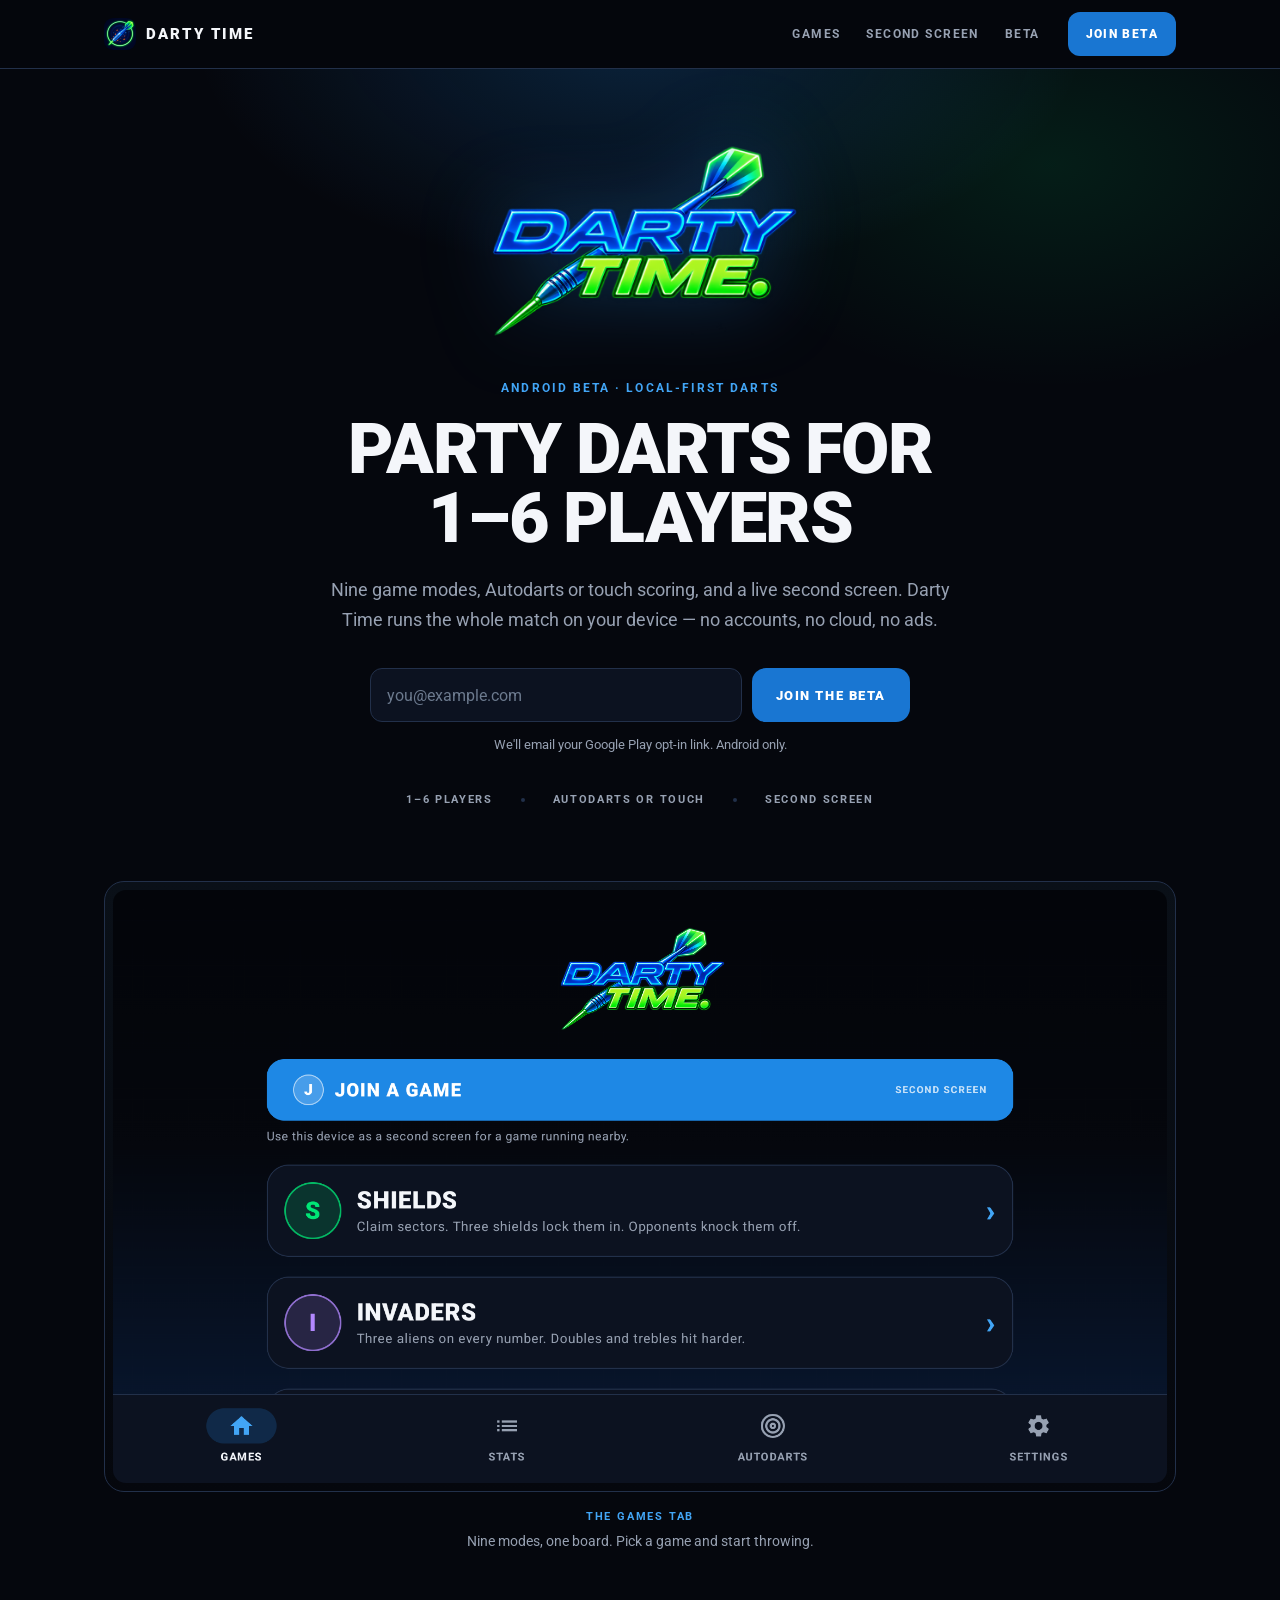
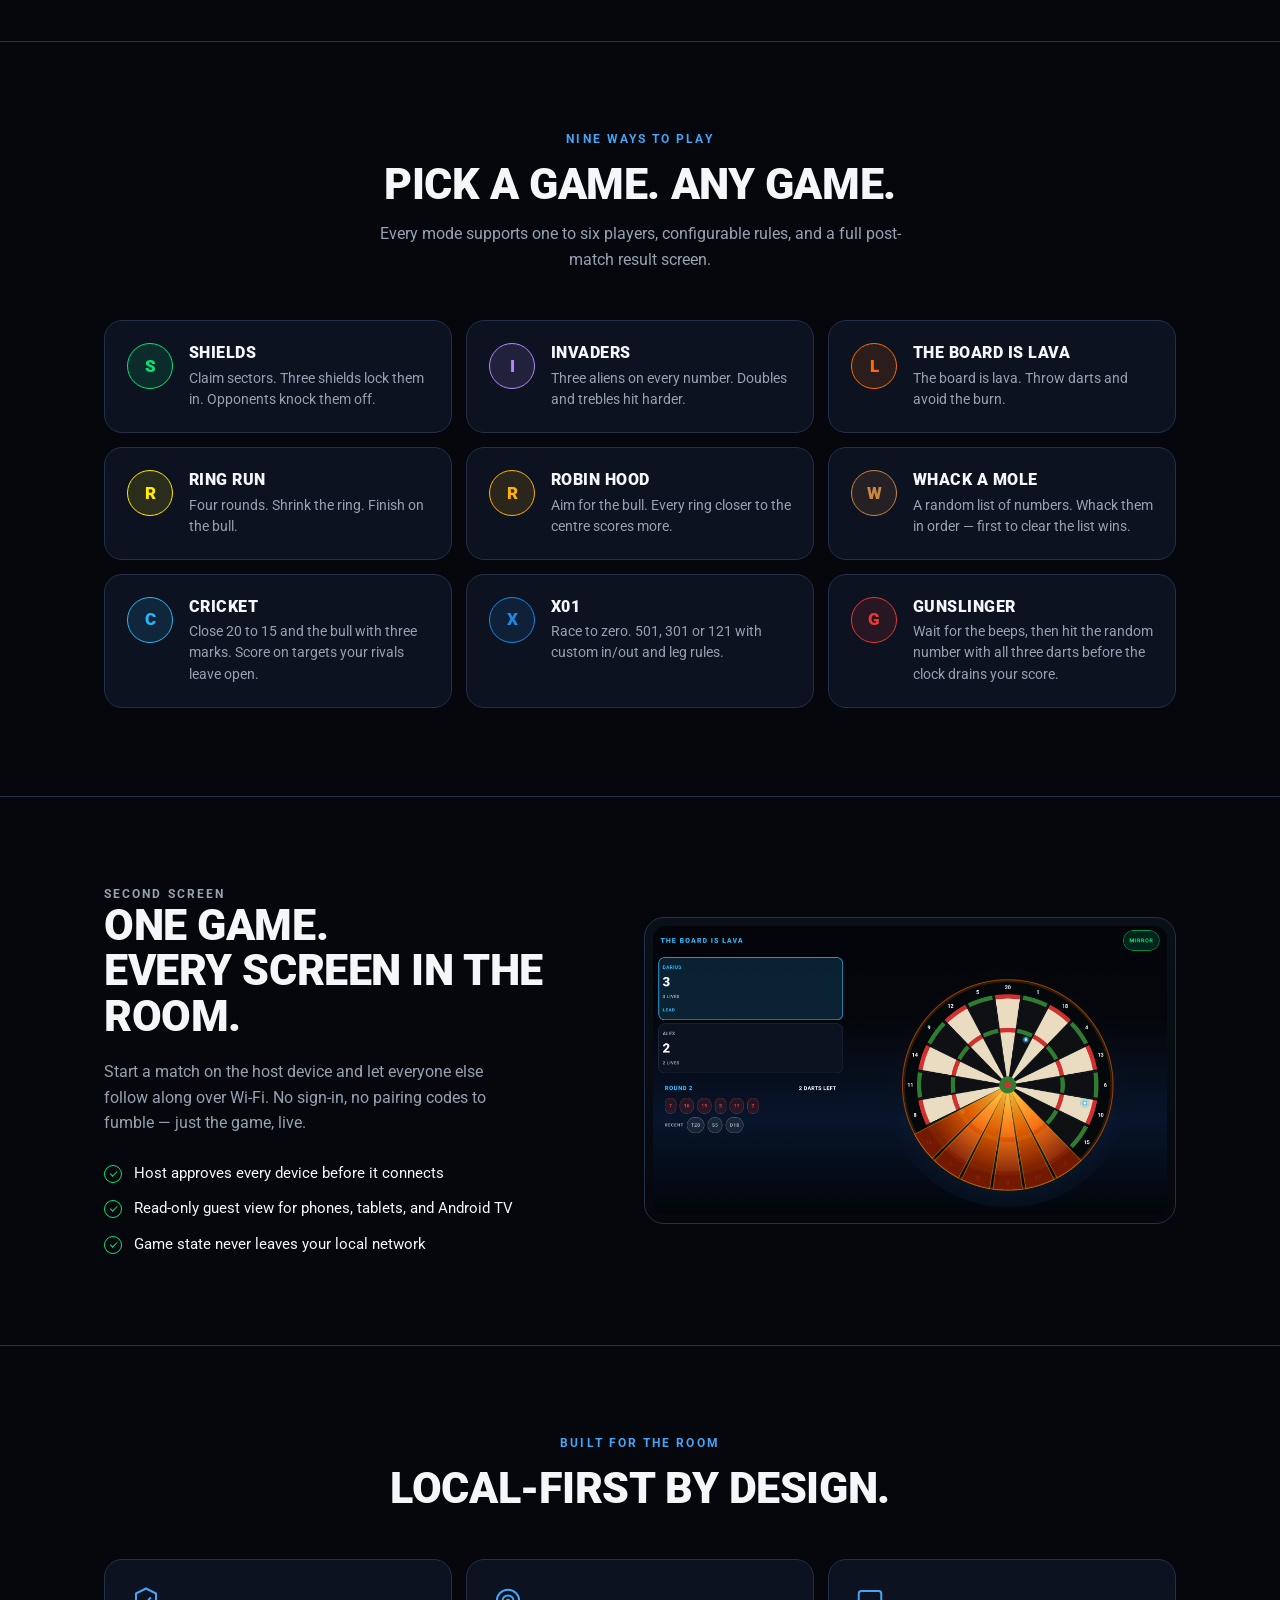
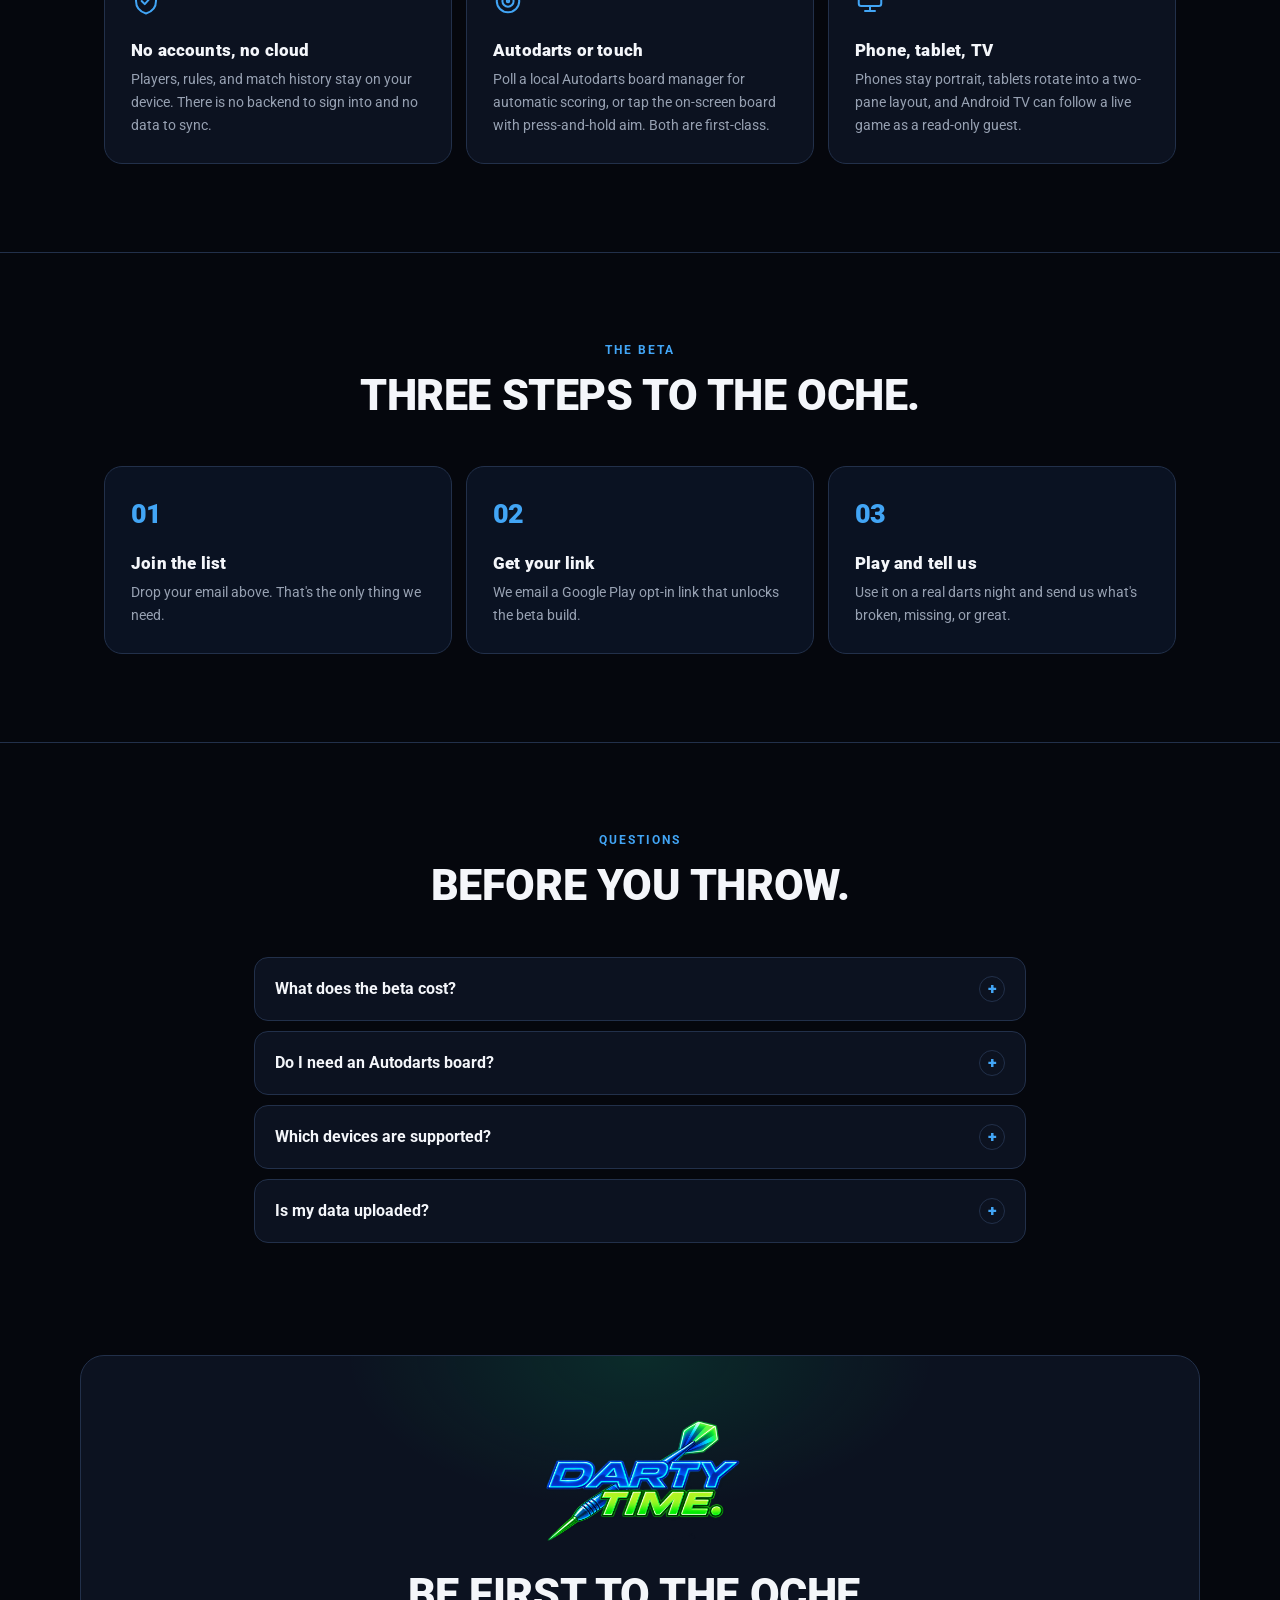
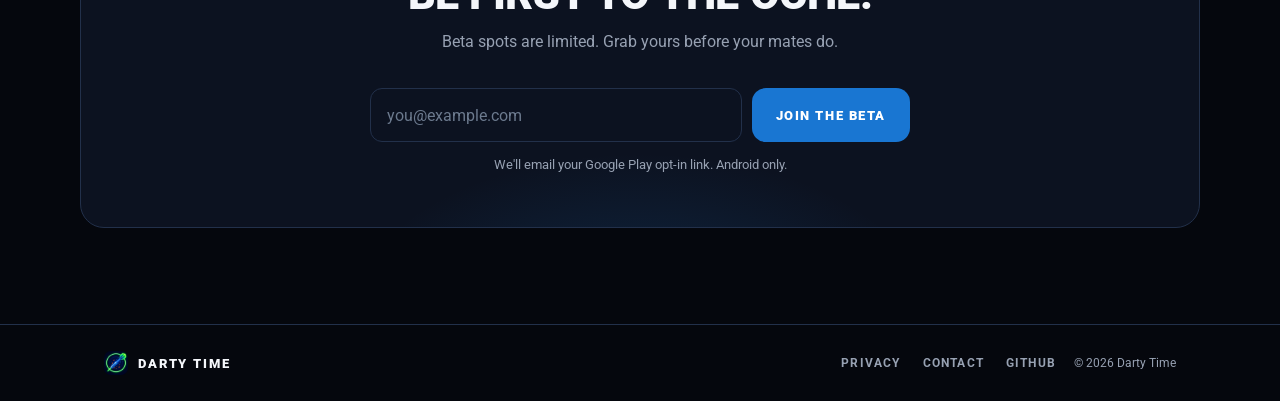
<file: index.html>
<!DOCTYPE html>
<html lang="en">
<head>
  <meta charset="utf-8">
  <meta name="viewport" content="width=device-width, initial-scale=1">
  <title>Darty Time — Party darts for 1–6 players</title>
  <meta name="description" content="Nine darts game modes, Autodarts or touch scoring, and a live second screen. Darty Time runs the match on your device — no accounts, no cloud, no ads. Join the Android beta.">
  <meta name="theme-color" content="#05070D">

  <meta property="og:type" content="website">
  <meta property="og:title" content="Darty Time — Party darts for 1–6 players">
  <meta property="og:description" content="Nine game modes, Autodarts or touch scoring, and a live second screen. Join the Android beta.">
  <meta property="og:image" content="https://dariushayati.github.io/darty-time-website/assets/feature-graphic.png">
  <meta property="og:url" content="https://dariushayati.github.io/darty-time-website/">
  <meta name="twitter:card" content="summary_large_image">

  <link rel="icon" href="assets/icon.png" type="image/png">
  <link rel="apple-touch-icon" href="assets/icon.png">
  <link rel="preconnect" href="https://fonts.googleapis.com">
  <link rel="preconnect" href="https://fonts.gstatic.com" crossorigin>
  <link href="https://fonts.googleapis.com/css2?family=Roboto:wght@400;500;700;900&display=swap" rel="stylesheet">
  <link rel="stylesheet" href="style.css">
</head>
<body>
  <a class="skip-link" href="#signup">Skip to signup</a>

  <header class="site-header">
    <div class="wrap header-inner">
      <a class="brand" href="/" aria-label="Darty Time home">
        <img src="assets/icon.png" alt="" width="32" height="32">
        <span>Darty Time</span>
      </a>
      <nav class="site-nav" aria-label="Main">
        <a href="#games">Games</a>
        <a href="#second-screen">Second screen</a>
        <a href="#beta">Beta</a>
      </nav>
      <a class="btn btn-sm" href="#signup">Join beta</a>
    </div>
  </header>

  <main>
    <section class="hero" id="top">
      <div class="wrap">
        <img class="hero-logo" src="assets/logo.png" alt="Darty Time" width="1024" height="512">
        <p class="eyebrow">Android beta · Local-first darts</p>
        <h1>Party darts for<br>1–6 players</h1>
        <p class="lede">
          Nine game modes, Autodarts or touch scoring, and a live second screen.
          Darty Time runs the whole match on your device — no accounts, no cloud,
          no ads.
        </p>

        <form id="signup" class="signup-form js-signup" action="https://formspree.io/f/REPLACE_ME" method="POST" novalidate>
          <label class="sr-only" for="email">Email address</label>
          <div class="field-row">
            <input id="email" type="email" name="email" autocomplete="email" inputmode="email"
                   placeholder="you@example.com" required>
            <button type="submit" class="btn">Join the beta</button>
          </div>
          <input type="text" name="_gotcha" class="hp" tabindex="-1" autocomplete="off" aria-hidden="true">
          <input type="hidden" name="_subject" value="Darty Time beta signup">
          <p class="form-note form-status" role="status" aria-live="polite">
            We'll email your Google Play opt-in link. Android only.
          </p>
        </form>

        <ul class="trust-row" aria-label="At a glance">
          <li>1–6 players</li>
          <li>Autodarts or touch</li>
          <li>Second screen</li>
        </ul>
      </div>
    </section>

    <section class="shot-section">
      <div class="wrap">
        <figure class="screen">
          <img src="assets/menu.png" alt="The Darty Time games menu, with Join a Game above a list of game modes including Shields and Invaders" width="1920" height="1080" fetchpriority="high">
        </figure>
        <p class="screen-caption">
          <span class="label">The games tab</span>
          Nine modes, one board. Pick a game and start throwing.
        </p>
      </div>
    </section>

    <section class="games" id="games">
      <div class="wrap">
        <header class="section-head">
          <p class="eyebrow">Nine ways to play</p>
          <h2>Pick a game. Any game.</h2>
          <p>Every mode supports one to six players, configurable rules, and a full
             post-match result screen.</p>
        </header>

        <div class="game-grid">
          <article class="game-card" style="--accent:#00E676">
            <span class="game-badge" aria-hidden="true">S</span>
            <div>
              <h3>Shields</h3>
              <p>Claim sectors. Three shields lock them in. Opponents knock them off.</p>
            </div>
          </article>
          <article class="game-card" style="--accent:#B388FF">
            <span class="game-badge" aria-hidden="true">I</span>
            <div>
              <h3>Invaders</h3>
              <p>Three aliens on every number. Doubles and trebles hit harder.</p>
            </div>
          </article>
          <article class="game-card" style="--accent:#FF6D00">
            <span class="game-badge" aria-hidden="true">L</span>
            <div>
              <h3>The Board Is Lava</h3>
              <p>The board is lava. Throw darts and avoid the burn.</p>
            </div>
          </article>
          <article class="game-card" style="--accent:#FFEB00">
            <span class="game-badge" aria-hidden="true">R</span>
            <div>
              <h3>Ring Run</h3>
              <p>Four rounds. Shrink the ring. Finish on the bull.</p>
            </div>
          </article>
          <article class="game-card" style="--accent:#FFB300">
            <span class="game-badge" aria-hidden="true">R</span>
            <div>
              <h3>Robin Hood</h3>
              <p>Aim for the bull. Every ring closer to the centre scores more.</p>
            </div>
          </article>
          <article class="game-card" style="--accent:#C9873F">
            <span class="game-badge" aria-hidden="true">W</span>
            <div>
              <h3>Whack a Mole</h3>
              <p>A random list of numbers. Whack them in order — first to clear the list wins.</p>
            </div>
          </article>
          <article class="game-card" style="--accent:#29B6F6">
            <span class="game-badge" aria-hidden="true">C</span>
            <div>
              <h3>Cricket</h3>
              <p>Close 20 to 15 and the bull with three marks. Score on targets your rivals leave open.</p>
            </div>
          </article>
          <article class="game-card" style="--accent:#1E88E5">
            <span class="game-badge" aria-hidden="true">X</span>
            <div>
              <h3>X01</h3>
              <p>Race to zero. 501, 301 or 121 with custom in/out and leg rules.</p>
            </div>
          </article>
          <article class="game-card" style="--accent:#E53935">
            <span class="game-badge" aria-hidden="true">G</span>
            <div>
              <h3>Gunslinger</h3>
              <p>Wait for the beeps, then hit the random number with all three darts before the clock drains your score.</p>
            </div>
          </article>
        </div>
      </div>
    </section>

    <section class="split" id="second-screen">
      <div class="wrap split-inner">
        <div class="split-copy">
          <p class="eyebrow">Second screen</p>
          <h2>One game.<br>Every screen in the room.</h2>
          <p>
            Start a match on the host device and let everyone else follow along over
            Wi-Fi. No sign-in, no pairing codes to fumble — just the game, live.
          </p>
          <ul class="check-list">
            <li>Host approves every device before it connects</li>
            <li>Read-only guest view for phones, tablets, and Android TV</li>
            <li>Game state never leaves your local network</li>
          </ul>
        </div>
        <figure class="screen screen-tilt">
          <img src="assets/game.png" alt="A live game of The Board Is Lava mirrored to a second screen, showing player lives and the board" width="1920" height="1080" loading="lazy">
        </figure>
      </div>
    </section>

    <section class="features">
      <div class="wrap">
        <header class="section-head">
          <p class="eyebrow">Built for the room</p>
          <h2>Local-first by design.</h2>
        </header>
        <div class="feature-grid">
          <article class="feature-card">
            <svg viewBox="0 0 24 24" aria-hidden="true"><path d="M12 2 4 6v6c0 5 3.4 8.6 8 10 4.6-1.4 8-5 8-10V6l-8-4Z"/><path d="m8.5 12 2.5 2.5 4.5-5"/></svg>
            <h3>No accounts, no cloud</h3>
            <p>Players, rules, and match history stay on your device. There is no backend to sign into and no data to sync.</p>
          </article>
          <article class="feature-card">
            <svg viewBox="0 0 24 24" aria-hidden="true"><circle cx="12" cy="12" r="9"/><circle cx="12" cy="12" r="4.5"/><circle cx="12" cy="12" r="1"/></svg>
            <h3>Autodarts or touch</h3>
            <p>Poll a local Autodarts board manager for automatic scoring, or tap the on-screen board with press-and-hold aim. Both are first-class.</p>
          </article>
          <article class="feature-card">
            <svg viewBox="0 0 24 24" aria-hidden="true"><rect x="3" y="4" width="18" height="12" rx="2"/><path d="M8 20h8M12 16v4"/></svg>
            <h3>Phone, tablet, TV</h3>
            <p>Phones stay portrait, tablets rotate into a two-pane layout, and Android TV can follow a live game as a read-only guest.</p>
          </article>
        </div>
      </div>
    </section>

    <section class="beta" id="beta">
      <div class="wrap">
        <header class="section-head">
          <p class="eyebrow">The beta</p>
          <h2>Three steps to the oche.</h2>
        </header>
        <ol class="steps">
          <li>
            <span class="step-num">01</span>
            <h3>Join the list</h3>
            <p>Drop your email above. That's the only thing we need.</p>
          </li>
          <li>
            <span class="step-num">02</span>
            <h3>Get your link</h3>
            <p>We email a Google Play opt-in link that unlocks the beta build.</p>
          </li>
          <li>
            <span class="step-num">03</span>
            <h3>Play and tell us</h3>
            <p>Use it on a real darts night and send us what's broken, missing, or great.</p>
          </li>
        </ol>
      </div>
    </section>

    <section class="faq">
      <div class="wrap faq-inner">
        <header class="section-head">
          <p class="eyebrow">Questions</p>
          <h2>Before you throw.</h2>
        </header>
        <div class="faq-list">
          <details>
            <summary>What does the beta cost?</summary>
            <p>Nothing to join. The build is delivered through Google Play's testing track, and you can leave it at any time.</p>
          </details>
          <details>
            <summary>Do I need an Autodarts board?</summary>
            <p>No. Autodarts and touch scoring are equal first-class paths, so a plain board and a phone are enough.</p>
          </details>
          <details>
            <summary>Which devices are supported?</summary>
            <p>Android phones in portrait, Android tablets, and Android TV or Google TV as an optional read-only second screen.</p>
          </details>
          <details>
            <summary>Is my data uploaded?</summary>
            <p>No. Players, settings, and match history stay on your device. Second-screen data stays on your local network. Read the <a href="privacy.html">privacy policy</a>.</p>
          </details>
        </div>
      </div>
    </section>

    <section class="cta">
      <div class="wrap cta-panel">
        <img class="cta-logo" src="assets/logo.png" alt="Darty Time" width="1024" height="512" loading="lazy">
        <h2>Be first to the oche.</h2>
        <p>Beta spots are limited. Grab yours before your mates do.</p>
        <form class="signup-form js-signup" action="https://formspree.io/f/REPLACE_ME" method="POST" novalidate>
          <label class="sr-only" for="email-bottom">Email address</label>
          <div class="field-row">
            <input id="email-bottom" type="email" name="email" autocomplete="email" inputmode="email"
                   placeholder="you@example.com" required>
            <button type="submit" class="btn">Join the beta</button>
          </div>
          <input type="text" name="_gotcha" class="hp" tabindex="-1" autocomplete="off" aria-hidden="true">
          <input type="hidden" name="_subject" value="Darty Time beta signup">
          <p class="form-note form-status" role="status" aria-live="polite">
            We'll email your Google Play opt-in link. Android only.
          </p>
        </form>
      </div>
    </section>
  </main>

  <footer class="site-footer">
    <div class="wrap footer-inner">
      <a class="brand brand-sm" href="#top" aria-label="Back to top">
        <img src="assets/icon.png" alt="" width="24" height="24">
        <span>Darty Time</span>
      </a>
      <nav class="footer-links" aria-label="Footer">
        <a href="privacy.html">Privacy</a>
        <a href="mailto:darius.hayati@gmail.com">Contact</a>
        <a href="https://github.com/dariushayati/darty-time-website">GitHub</a>
      </nav>
      <span class="copyright">&copy; <span id="year">2026</span> Darty Time</span>
    </div>
  </footer>

  <script src="script.js" defer></script>
</body>
</html>
</file>
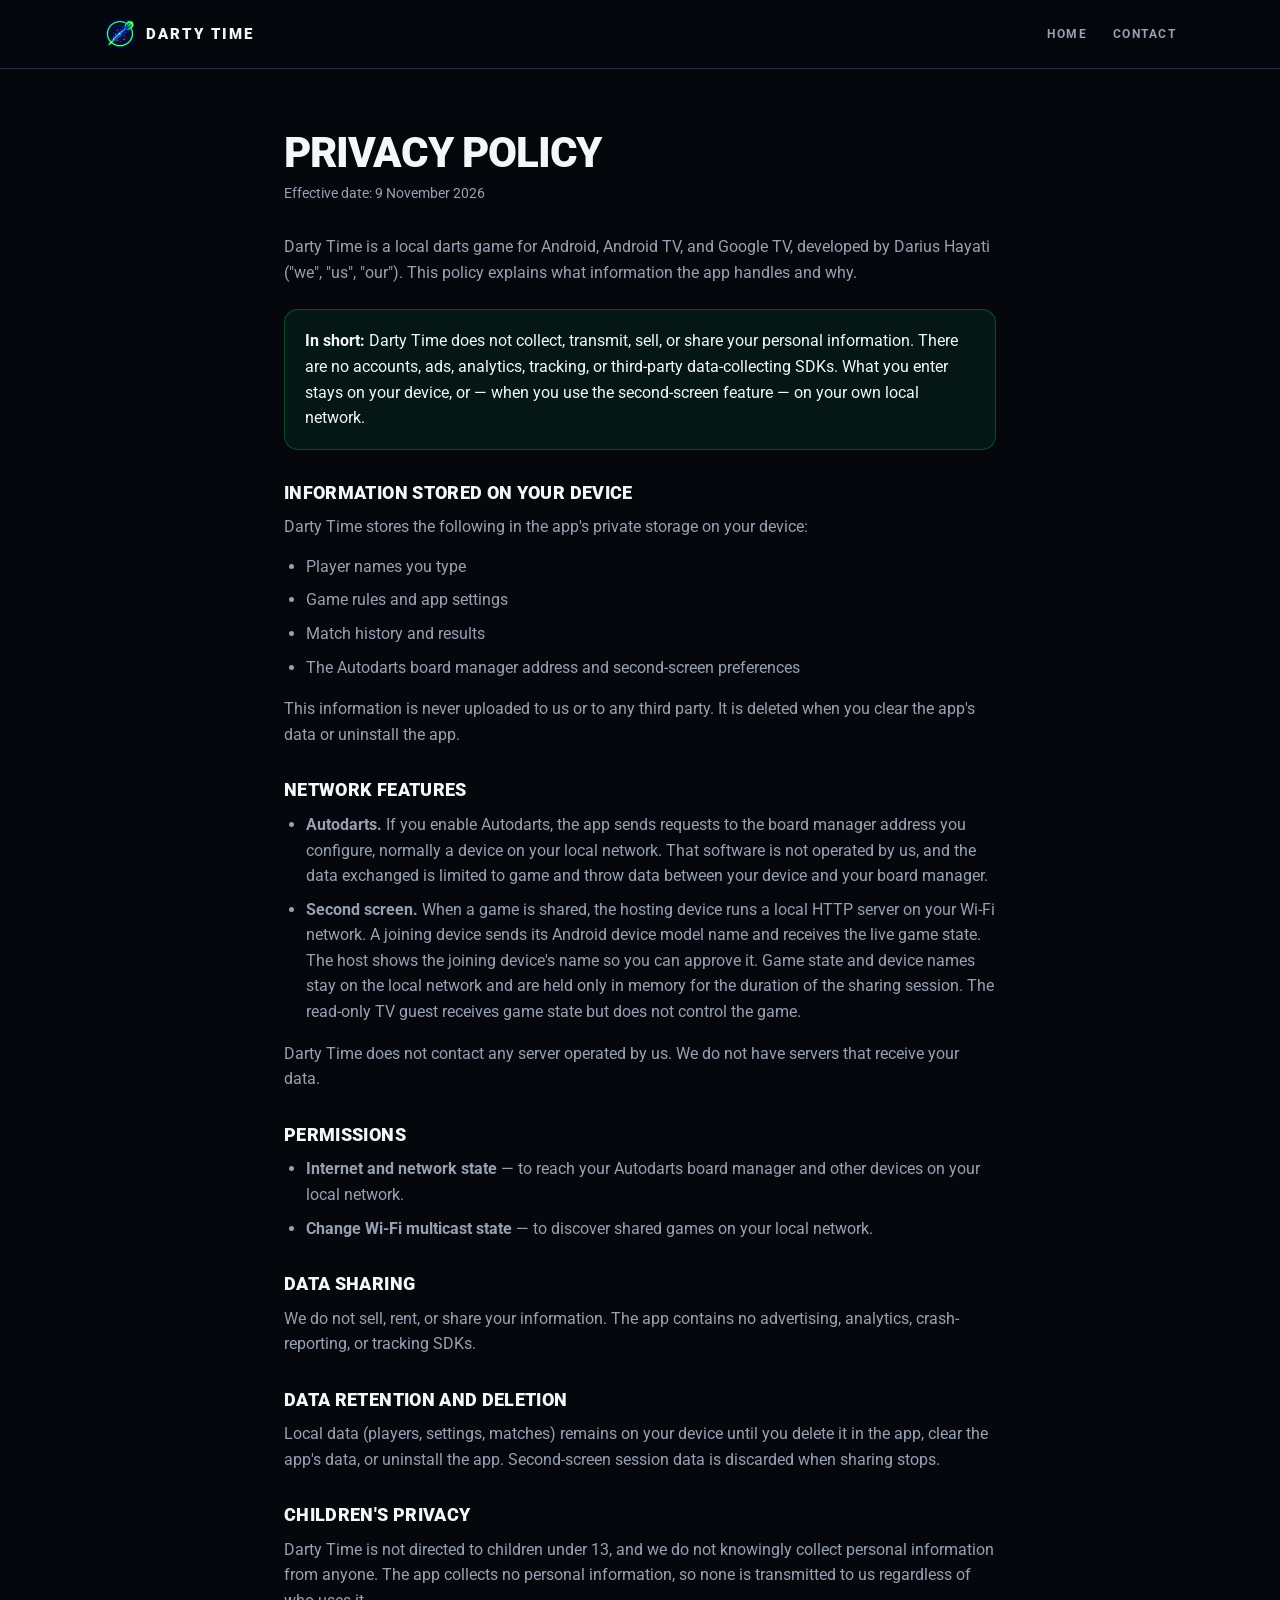
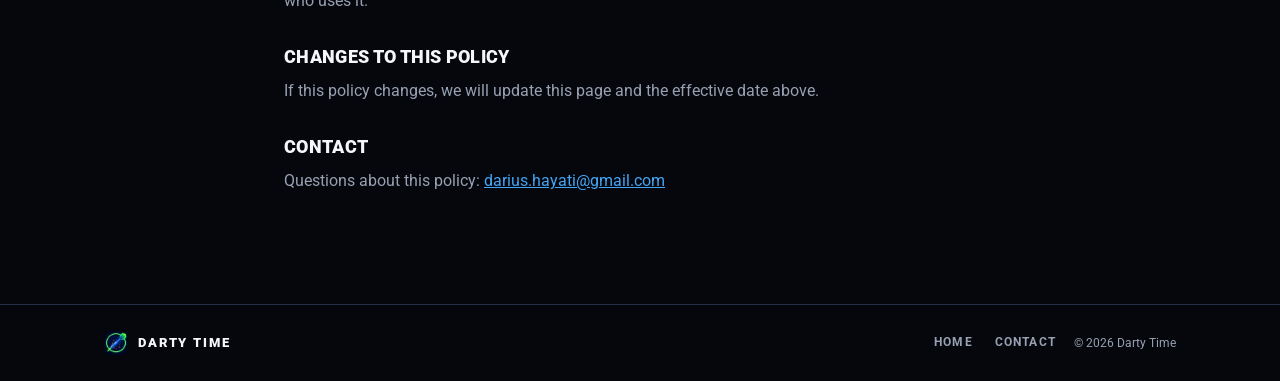
<file: privacy.html>
<!DOCTYPE html>
<html lang="en">
<head>
  <meta charset="utf-8">
  <meta name="viewport" content="width=device-width, initial-scale=1">
  <title>Privacy Policy — Darty Time</title>
  <meta name="description" content="Darty Time does not collect, transmit, sell, or share your personal information.">
  <meta name="theme-color" content="#05070D">
  <link rel="icon" href="assets/icon.png" type="image/png">
  <link rel="apple-touch-icon" href="assets/icon.png">
  <link rel="preconnect" href="https://fonts.googleapis.com">
  <link rel="preconnect" href="https://fonts.gstatic.com" crossorigin>
  <link href="https://fonts.googleapis.com/css2?family=Roboto:wght@400;500;700;900&display=swap" rel="stylesheet">
  <link rel="stylesheet" href="style.css">
</head>
<body>
  <header class="site-header">
    <div class="wrap header-inner">
      <a class="brand" href="/" aria-label="Darty Time home">
        <img src="assets/icon.png" alt="" width="32" height="32">
        <span>Darty Time</span>
      </a>
      <nav class="site-nav" aria-label="Main">
        <a href="/">Home</a>
        <a href="mailto:darius.hayati@gmail.com">Contact</a>
      </nav>
    </div>
  </header>

  <main class="legal">
    <div class="wrap legal-inner">
      <h1>Privacy Policy</h1>
      <p class="meta">Effective date: 9 November 2026</p>

      <p>Darty Time is a local darts game for Android, Android TV, and Google TV, developed by
         Darius Hayati ("we", "us", "our"). This policy explains what information the app
         handles and why.</p>

      <div class="summary">
        <strong>In short:</strong> Darty Time does not collect, transmit, sell, or share your
        personal information. There are no accounts, ads, analytics, tracking, or third-party
        data-collecting SDKs. What you enter stays on your device, or — when you use the
        second-screen feature — on your own local network.
      </div>

      <h2>Information stored on your device</h2>
      <p>Darty Time stores the following in the app's private storage on your device:</p>
      <ul>
        <li>Player names you type</li>
        <li>Game rules and app settings</li>
        <li>Match history and results</li>
        <li>The Autodarts board manager address and second-screen preferences</li>
      </ul>
      <p>This information is never uploaded to us or to any third party. It is deleted when you
         clear the app's data or uninstall the app.</p>

      <h2>Network features</h2>
      <ul>
        <li><strong>Autodarts.</strong> If you enable Autodarts, the app sends requests to the
            board manager address you configure, normally a device on your local network. That
            software is not operated by us, and the data exchanged is limited to game and throw
            data between your device and your board manager.</li>
        <li><strong>Second screen.</strong> When a game is shared, the hosting device runs a
            local HTTP server on your Wi-Fi network. A joining device sends its Android device
            model name and receives the live game state. The host shows the joining device's
            name so you can approve it. Game state and device names stay on the local network
            and are held only in memory for the duration of the sharing session. The read-only
            TV guest receives game state but does not control the game.</li>
      </ul>
      <p>Darty Time does not contact any server operated by us. We do not have servers that
         receive your data.</p>

      <h2>Permissions</h2>
      <ul>
        <li><strong>Internet and network state</strong> — to reach your Autodarts board manager
            and other devices on your local network.</li>
        <li><strong>Change Wi-Fi multicast state</strong> — to discover shared games on your
            local network.</li>
      </ul>

      <h2>Data sharing</h2>
      <p>We do not sell, rent, or share your information. The app contains no advertising,
         analytics, crash-reporting, or tracking SDKs.</p>

      <h2>Data retention and deletion</h2>
      <p>Local data (players, settings, matches) remains on your device until you delete it in
         the app, clear the app's data, or uninstall the app. Second-screen session data is
         discarded when sharing stops.</p>

      <h2>Children's privacy</h2>
      <p>Darty Time is not directed to children under 13, and we do not knowingly collect
         personal information from anyone. The app collects no personal information, so none
         is transmitted to us regardless of who uses it.</p>

      <h2>Changes to this policy</h2>
      <p>If this policy changes, we will update this page and the effective date above.</p>

      <h2>Contact</h2>
      <p>Questions about this policy: <a href="mailto:darius.hayati@gmail.com">darius.hayati@gmail.com</a></p>
    </div>
  </main>

  <footer class="site-footer">
    <div class="wrap footer-inner">
      <a class="brand brand-sm" href="/" aria-label="Darty Time home">
        <img src="assets/icon.png" alt="" width="24" height="24">
        <span>Darty Time</span>
      </a>
      <nav class="footer-links" aria-label="Footer">
        <a href="/">Home</a>
        <a href="mailto:darius.hayati@gmail.com">Contact</a>
      </nav>
      <span class="copyright">&copy; <span id="year">2026</span> Darty Time</span>
    </div>
  </footer>

  <script src="script.js" defer></script>
</body>
</html>
</file>
<file: style.css>
:root {
  --arena: #03050A;
  --night: #05070D;
  --navy: #0C1220;
  --raised: #141C2E;
  --bar: #0A1222;
  --edge: #22304A;
  --chalk: #F4F6FA;
  --steel: #97A1B2;
  --blue: #1E88E5;
  --blue-bright: #42A5F5;
  --action: #1976D2;
  --action-hover: #2186E4;
  --green: #00E676;
  --chip: #0F1624;

  --radius-btn: 14px;
  --radius-card: 18px;
  --radius-panel: 20px;
  --max: 1120px;
}

*,
*::before,
*::after { box-sizing: border-box; }

html { scroll-behavior: smooth; }

body {
  margin: 0;
  background: var(--night);
  color: var(--chalk);
  font-family: Roboto, ui-sans-serif, system-ui, -apple-system, "Segoe UI", Helvetica, Arial, sans-serif;
  font-size: 16px;
  line-height: 1.6;
  -webkit-font-smoothing: antialiased;
  text-rendering: optimizeLegibility;
}

::selection { background: rgba(30, 136, 229, 0.4); }

img { max-width: 100%; height: auto; }

.wrap {
  width: 100%;
  max-width: var(--max);
  margin: 0 auto;
  padding: 0 24px;
}

.sr-only {
  position: absolute;
  width: 1px; height: 1px;
  padding: 0; margin: -1px;
  overflow: hidden;
  clip: rect(0 0 0 0);
  white-space: nowrap;
  border: 0;
}

.skip-link {
  position: absolute;
  left: -999px;
  top: 12px;
  z-index: 200;
  background: var(--chalk);
  color: var(--arena);
  padding: 8px 14px;
  border-radius: 8px;
  font-weight: 700;
}
.skip-link:focus { left: 12px; }

/* ---------- Type ---------- */

h1, h2, h3 {
  font-weight: 900;
  letter-spacing: -0.01em;
  line-height: 1.05;
  margin: 0;
}

h1 {
  font-size: clamp(2.35rem, 6.4vw, 4.4rem);
  text-transform: uppercase;
  letter-spacing: -0.025em;
  line-height: 0.98;
}

h2 {
  font-size: clamp(1.75rem, 3.6vw, 2.7rem);
  text-transform: uppercase;
}

h3 { font-size: 1.05rem; letter-spacing: 0.01em; }

.eyebrow {
  margin: 0 0 14px;
  font-size: 0.72rem;
  font-weight: 700;
  text-transform: uppercase;
  letter-spacing: 0.18em;
  color: var(--blue-bright);
}

.label {
  font-size: 0.7rem;
  font-weight: 700;
  text-transform: uppercase;
  letter-spacing: 0.16em;
  color: var(--blue-bright);
}

.lede {
  margin: 22px auto 0;
  max-width: 62ch;
  color: var(--steel);
  font-size: clamp(1rem, 1.5vw, 1.15rem);
}

.section-head {
  text-align: center;
  max-width: 640px;
  margin: 0 auto 48px;
}
.section-head h2 { margin-bottom: 14px; }
.section-head > p:last-child {
  margin: 0;
  color: var(--steel);
  max-width: 58ch;
  margin-inline: auto;
}

/* ---------- Buttons ---------- */

.btn {
  display: inline-flex;
  align-items: center;
  justify-content: center;
  gap: 8px;
  height: 54px;
  padding: 0 24px;
  border: 0;
  border-radius: var(--radius-btn);
  background: var(--action);
  color: #fff;
  font-family: inherit;
  font-size: 0.82rem;
  font-weight: 900;
  letter-spacing: 0.12em;
  text-transform: uppercase;
  text-decoration: none;
  cursor: pointer;
  white-space: nowrap;
  transition: background 0.15s ease, transform 0.1s ease;
}
.btn:hover { background: var(--action-hover); }
.btn:active { transform: translateY(1px); }
.btn:focus-visible {
  outline: 3px solid var(--blue-bright);
  outline-offset: 3px;
}
.btn:disabled { opacity: 0.6; cursor: progress; }

.btn-sm {
  height: 44px;
  padding: 0 18px;
  font-size: 0.72rem;
  border-radius: 12px;
}

/* ---------- Header ---------- */

.site-header {
  position: sticky;
  top: 0;
  z-index: 50;
  border-bottom: 1px solid var(--edge);
  background: rgba(5, 7, 13, 0.82);
  backdrop-filter: blur(12px);
}
.header-inner {
  display: flex;
  align-items: center;
  gap: 28px;
  height: 68px;
}
.brand {
  display: inline-flex;
  align-items: center;
  gap: 10px;
  color: var(--chalk);
  text-decoration: none;
  font-weight: 900;
  font-size: 0.95rem;
  letter-spacing: 0.14em;
  text-transform: uppercase;
  white-space: nowrap;
}
.brand img {
  border-radius: 9px;
  display: block;
}
.brand-sm { font-size: 0.82rem; }
.brand-sm img { border-radius: 7px; }

.site-nav {
  display: flex;
  gap: 26px;
  margin-left: auto;
}
.site-nav a {
  color: var(--steel);
  text-decoration: none;
  font-size: 0.74rem;
  font-weight: 700;
  text-transform: uppercase;
  letter-spacing: 0.12em;
  transition: color 0.15s ease;
}
.site-nav a:hover { color: var(--chalk); }

/* ---------- Hero ---------- */

.hero {
  position: relative;
  padding: 64px 0 56px;
  text-align: center;
  overflow: hidden;
}
.hero::before {
  content: "";
  position: absolute;
  inset: 0;
  pointer-events: none;
  background:
    radial-gradient(620px 340px at 50% -40px, rgba(30, 136, 229, 0.22), transparent 72%),
    radial-gradient(520px 320px at 82% 12%, rgba(0, 230, 118, 0.10), transparent 70%);
}
.hero .wrap { position: relative; }

.hero-logo {
  width: min(440px, 76vw);
  height: auto;
  margin: 0 auto 26px;
  display: block;
  filter: drop-shadow(0 0 40px rgba(30, 136, 229, 0.32));
}

.hero .eyebrow { margin-bottom: 18px; }

.hero .lede { margin-top: 22px; }

/* ---------- Form ---------- */

.signup-form {
  max-width: 540px;
  margin: 34px auto 0;
}
.field-row {
  display: flex;
  gap: 10px;
}
.field-row input[type="email"] {
  flex: 1;
  min-width: 0;
  height: 54px;
  padding: 0 16px;
  background: var(--navy);
  border: 1px solid var(--edge);
  border-radius: 12px;
  color: var(--chalk);
  font-family: inherit;
  font-size: 1rem;
  outline: none;
  transition: border-color 0.15s ease, box-shadow 0.15s ease;
}
.field-row input[type="email"]::placeholder { color: #6C7A8E; }
.field-row input[type="email"]:focus {
  border-color: var(--blue);
  box-shadow: 0 0 0 3px rgba(30, 136, 229, 0.22);
}
.field-row input[type="email"].invalid { border-color: #E53935; }

.hp {
  position: absolute;
  left: -9999px;
  width: 0; height: 0;
  opacity: 0;
}

.form-note {
  margin: 12px 0 0;
  font-size: 0.82rem;
  color: var(--steel);
}
.form-note.is-error { color: #FF8A80; }
.form-note.is-success { color: var(--green); }

.trust-row {
  list-style: none;
  margin: 36px 0 0;
  padding: 0;
  display: flex;
  flex-wrap: wrap;
  justify-content: center;
  gap: 10px 28px;
  font-size: 0.7rem;
  font-weight: 700;
  letter-spacing: 0.15em;
  text-transform: uppercase;
  color: var(--steel);
}
.trust-row li { display: inline-flex; align-items: center; gap: 28px; }
.trust-row li + li::before {
  content: "";
  width: 4px; height: 4px;
  border-radius: 50%;
  background: var(--edge);
}

/* ---------- Screenshot frame ---------- */

.shot-section { padding: 16px 0 88px; }

.screen {
  margin: 0;
  padding: 8px;
  border: 1px solid var(--edge);
  border-radius: var(--radius-panel);
  background: linear-gradient(180deg, #0A1018, #05070D);
  overflow: hidden;
}
.screen img {
  display: block;
  width: 100%;
  border-radius: 13px;
}

.screen-caption {
  margin: 16px 0 0;
  text-align: center;
  color: var(--steel);
  font-size: 0.88rem;
}
.screen-caption .label {
  display: block;
  margin-bottom: 4px;
}

/* ---------- Games ---------- */

.games { padding: 88px 0; border-top: 1px solid var(--edge); }

.game-grid {
  display: grid;
  grid-template-columns: repeat(auto-fit, minmax(270px, 1fr));
  gap: 14px;
}

.game-card {
  display: flex;
  align-items: flex-start;
  gap: 16px;
  padding: 22px;
  background: var(--navy);
  border: 1px solid var(--edge);
  border-radius: var(--radius-card);
  transition: border-color 0.15s ease, transform 0.15s ease;
}
.game-card:hover {
  border-color: var(--accent);
  transform: translateY(-2px);
}
.game-badge {
  flex: none;
  width: 46px;
  height: 46px;
  display: grid;
  place-items: center;
  border-radius: 50%;
  border: 1.5px solid var(--accent);
  background: color-mix(in srgb, var(--accent) 12%, transparent);
  color: var(--accent);
  font-weight: 900;
  font-size: 1.05rem;
}
.game-card h3 {
  margin: 2px 0 6px;
  text-transform: uppercase;
  font-size: 0.98rem;
  letter-spacing: 0.03em;
}
.game-card p {
  margin: 0;
  color: var(--steel);
  font-size: 0.88rem;
  line-height: 1.5;
}

/* ---------- Split feature ---------- */

.split { padding: 88px 0; border-top: 1px solid var(--edge); }
.split-inner {
  display: grid;
  grid-template-columns: 1fr 1.1fr;
  gap: 56px;
  align-items: center;
}
.split-copy h2 { margin-bottom: 20px; }
.split-copy > p {
  margin: 0;
  color: var(--steel);
  max-width: 46ch;
}

.check-list {
  list-style: none;
  margin: 26px 0 0;
  padding: 0;
  display: grid;
  gap: 12px;
}
.check-list li {
  position: relative;
  padding-left: 30px;
  color: var(--chalk);
  font-size: 0.92rem;
}
.check-list li::before {
  content: "";
  position: absolute;
  left: 0;
  top: 0.18em;
  width: 18px;
  height: 18px;
  border-radius: 50%;
  border: 1.5px solid var(--green);
}
.check-list li::after {
  content: "";
  position: absolute;
  left: 5.5px;
  top: calc(0.18em + 6px);
  width: 7px;
  height: 3.5px;
  border-left: 1.6px solid var(--green);
  border-bottom: 1.6px solid var(--green);
  transform: rotate(-45deg);
}

/* ---------- Features ---------- */

.features { padding: 88px 0; border-top: 1px solid var(--edge); }
.feature-grid {
  display: grid;
  grid-template-columns: repeat(auto-fit, minmax(260px, 1fr));
  gap: 14px;
}
.feature-card {
  padding: 26px;
  background: var(--navy);
  border: 1px solid var(--edge);
  border-radius: var(--radius-card);
}
.feature-card svg {
  width: 30px;
  height: 30px;
  margin-bottom: 18px;
  fill: none;
  stroke: var(--blue-bright);
  stroke-width: 1.6;
  stroke-linecap: round;
  stroke-linejoin: round;
}
.feature-card h3 { margin-bottom: 8px; }
.feature-card p {
  margin: 0;
  color: var(--steel);
  font-size: 0.9rem;
}

/* ---------- Beta steps ---------- */

.beta { padding: 88px 0; border-top: 1px solid var(--edge); }
.steps {
  list-style: none;
  margin: 0;
  padding: 0;
  display: grid;
  grid-template-columns: repeat(auto-fit, minmax(240px, 1fr));
  gap: 14px;
}
.steps li {
  padding: 26px;
  background: var(--bar);
  border: 1px solid var(--edge);
  border-radius: var(--radius-card);
}
.step-num {
  display: block;
  margin-bottom: 18px;
  font-size: 1.7rem;
  font-weight: 900;
  letter-spacing: -0.02em;
  color: var(--blue-bright);
}
.steps h3 { margin-bottom: 8px; }
.steps p {
  margin: 0;
  color: var(--steel);
  font-size: 0.9rem;
}

/* ---------- FAQ ---------- */

.faq { padding: 88px 0; border-top: 1px solid var(--edge); }
.faq-inner { max-width: 820px; }
.faq-list {
  display: grid;
  gap: 10px;
}
.faq-list details {
  background: var(--navy);
  border: 1px solid var(--edge);
  border-radius: 14px;
  padding: 0 20px;
}
.faq-list summary {
  display: flex;
  align-items: center;
  justify-content: space-between;
  gap: 18px;
  padding: 18px 0;
  font-weight: 700;
  font-size: 0.98rem;
  cursor: pointer;
  list-style: none;
}
.faq-list summary::-webkit-details-marker { display: none; }
.faq-list summary::after {
  content: "+";
  flex: none;
  display: grid;
  place-items: center;
  width: 26px;
  height: 26px;
  border: 1px solid var(--edge);
  border-radius: 50%;
  color: var(--blue-bright);
  font-weight: 900;
  font-size: 1rem;
  line-height: 1;
}
.faq-list details[open] summary::after { content: "–"; }
.faq-list details[open] summary { border-bottom: 1px solid var(--edge); }
.faq-list details p {
  margin: 0;
  padding: 16px 0 20px;
  color: var(--steel);
  font-size: 0.92rem;
  max-width: 68ch;
}
.faq-list details p a { color: var(--blue-bright); }

/* ---------- CTA ---------- */

.cta { padding: 24px 0 96px; }
.cta-panel {
  position: relative;
  overflow: hidden;
  text-align: center;
  padding: 56px 32px 52px;
  border: 1px solid var(--edge);
  border-radius: 24px;
  background: var(--navy);
}
.cta-panel::before {
  content: "";
  position: absolute;
  inset: 0;
  pointer-events: none;
  background:
    radial-gradient(420px 220px at 50% 0%, rgba(0, 230, 118, 0.12), transparent 70%),
    radial-gradient(420px 240px at 50% 120%, rgba(30, 136, 229, 0.18), transparent 70%);
}
.cta-panel > * { position: relative; }
.cta-logo {
  width: min(280px, 60vw);
  margin: 0 auto 20px;
  display: block;
}
.cta-panel h2 { margin-bottom: 12px; }
.cta-panel > p {
  margin: 0;
  color: var(--steel);
}

/* ---------- Footer ---------- */

.site-footer {
  border-top: 1px solid var(--edge);
  padding: 26px 0;
}
.footer-inner {
  display: flex;
  align-items: center;
  gap: 18px;
  flex-wrap: wrap;
}
.footer-links {
  display: flex;
  gap: 22px;
  margin-left: auto;
}
.footer-links a {
  color: var(--steel);
  text-decoration: none;
  font-size: 0.74rem;
  font-weight: 700;
  letter-spacing: 0.1em;
  text-transform: uppercase;
}
.footer-links a:hover { color: var(--chalk); }
.copyright {
  color: var(--steel);
  font-size: 0.78rem;
}

/* ---------- Legal page ---------- */

.legal { padding: 64px 0 96px; }
.legal-inner { max-width: 760px; }
.legal h1 {
  font-size: clamp(1.8rem, 4vw, 2.6rem);
  text-transform: uppercase;
  margin-bottom: 8px;
}
.legal .meta { color: var(--steel); font-size: 0.88rem; margin: 0 0 30px; }
.legal h2 {
  font-size: 1.1rem;
  text-transform: uppercase;
  letter-spacing: 0.02em;
  margin: 34px 0 12px;
}
.legal p, .legal li { color: var(--steel); }
.legal p { margin: 0 0 14px; }
.legal ul { margin: 0 0 16px; padding-left: 22px; }
.legal li { margin-bottom: 8px; }
.legal a { color: var(--blue-bright); }
.legal .summary {
  background: rgba(0, 230, 118, 0.07);
  border: 1px solid rgba(0, 230, 118, 0.28);
  border-radius: 14px;
  padding: 18px 20px;
  margin: 24px 0;
}
.legal .summary, .legal .summary strong { color: var(--chalk); }

/* ---------- Responsive ---------- */

@media (max-width: 900px) {
  .split-inner { grid-template-columns: 1fr; gap: 36px; }
  .split-copy { order: 1; }
  .split .screen { order: 2; }
  .site-nav { display: none; }
  .header-inner .btn { margin-left: auto; }
}

@media (max-width: 640px) {
  .hero { padding: 44px 0 48px; }
  .hero-logo { margin-bottom: 22px; }
  .field-row { flex-direction: column; }
  .field-row .btn { width: 100%; }
  .trust-row { gap: 8px 18px; }
  .trust-row li { gap: 18px; }
  .shot-section { padding-bottom: 64px; }
  .games, .split, .features, .beta, .faq { padding: 64px 0; }
  .section-head { margin-bottom: 34px; }
  .cta { padding: 8px 0 72px; }
  .cta-panel { padding: 40px 22px; }
  .footer-inner { justify-content: space-between; }
  .footer-links { margin-left: 0; }
}

@media (prefers-reduced-motion: reduce) {
  html { scroll-behavior: auto; }
  *, *::before, *::after { transition: none !important; }
}
</file>
